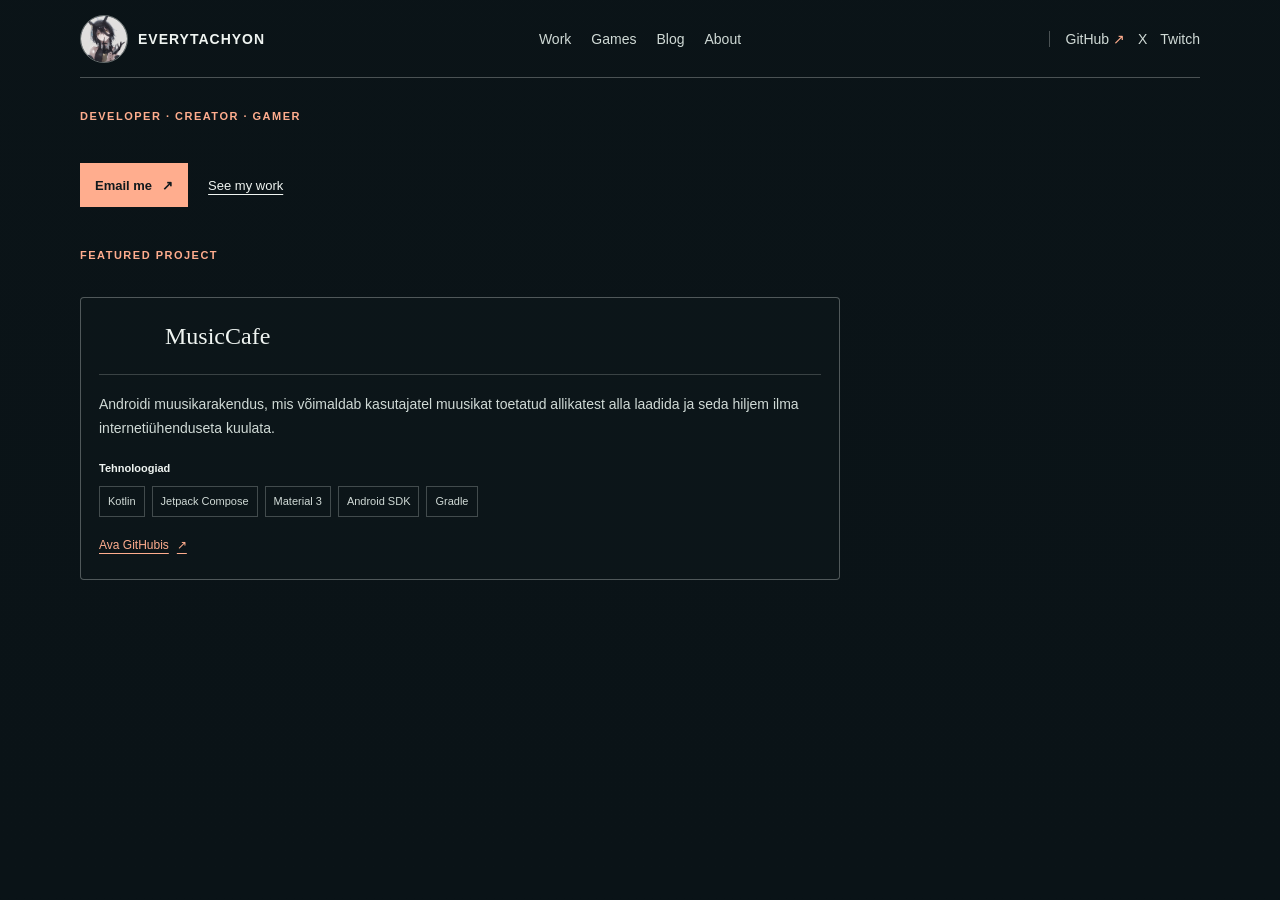
<file: index.html>
<!DOCTYPE html>
<html lang="en">
<head>
    <meta charset="UTF-8">
    <meta name="viewport" content="width=device-width, initial-scale=1.0">
    <meta name="theme-color" content="#10191d">
    <meta name="description" content="Projects and experiments by EveryTachyon.">
    <title>EveryTachyon</title>
    <link rel="stylesheet" href="background.css">
</head>
<body>
    <div class="page-shell">
        <header class="topbar">
            <a class="brand" href="index.html" aria-label="EveryTachyon home">
                <img class="brand-image" src="164884633.png" alt="">
                <span>EveryTachyon</span>
            </a>
            <nav aria-label="Main navigation">
                <a href="projects.html">Work</a>
                <a href="games.html">Games</a>
                <a href="blog.html">Blog</a>
                <a href="about.html">About</a>
            </nav>
            <div class="social-links" aria-label="Social links">
                <a href="https://github.com/EveryTachyon" target="_blank" rel="noreferrer">GitHub <span aria-hidden="true">↗</span></a>
                <a href="https://x.com/everygrunt" target="_blank" rel="noreferrer">X</a>
                <a href="https://www.twitch.tv/everytachyon" target="_blank" rel="noreferrer">Twitch</a>
            </div>
        </header>

        <main class="page-content">
            <p class="page-kicker">Developer · Creator · Gamer</p>
            <div class="home-actions">
                <a class="home-action-primary" href="https://mail.google.com/mail/?view=cm&amp;fs=1&amp;to=everytachyon%40gmail.com" target="_blank" rel="noreferrer">Email me <span aria-hidden="true">↗</span></a>
                <a class="home-action-secondary" href="projects.html">See my work</a>
            </div>
            <span class="visually-hidden" aria-live="polite" data-copy-status></span>
            <p class="page-kicker home-feature-kicker">Featured project</p>
            <div class="featured-project-list">
                <details class="entry featured-project" open>
                    <summary><span class="entry-number"></span><span class="entry-name">MusicCafe</span><span class="entry-icon" aria-hidden="true"></span></summary>
                    <div class="entry-details">
                        <p>Androidi muusikarakendus, mis võimaldab kasutajatel muusikat toetatud allikatest alla laadida ja seda hiljem ilma internetiühenduseta kuulata.</p>
                        <p class="project-tech-label">Tehnoloogiad</p>
                        <div class="project-techs">
                            <span>Kotlin</span><span>Jetpack Compose</span><span>Material 3</span><span>Android SDK</span><span>Gradle</span>
                        </div>
                        <a class="project-repo" href="https://github.com/EveryTachyon/MusicCafe" target="_blank" rel="noreferrer">Ava GitHubis <span aria-hidden="true">↗</span></a>
                    </div>
                </details>
            </div>
        </main>

    </div>
    <script>
        const copyEmailButton = document.querySelector("[data-copy-email]");
        const copyEmailStatus = document.querySelector("[data-copy-status]");

        copyEmailButton.addEventListener("click", async () => {
            try {
                await navigator.clipboard.writeText("everytachyon@gmail.com");
                copyEmailStatus.textContent = "Email address copied";
                copyEmailButton.textContent = "Copied";
            } catch {
                copyEmailStatus.textContent = "Could not copy email address";
            }
        });
    </script>
</body>
</html>
</file>
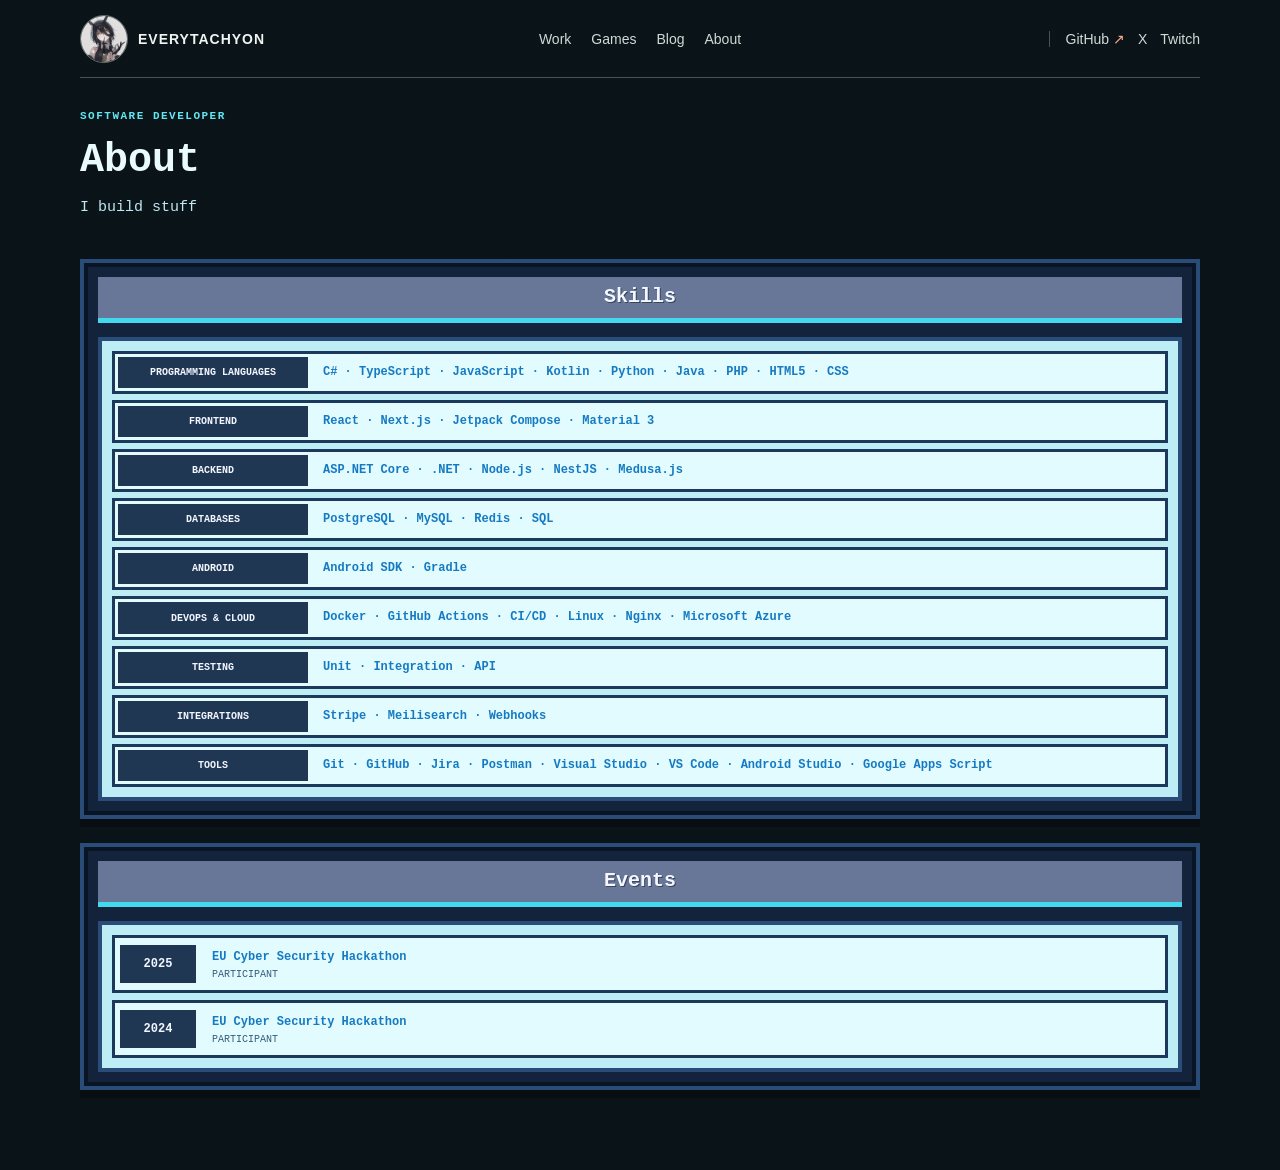
<file: about.html>
<!DOCTYPE html>
<html lang="en">
<head>
    <meta charset="UTF-8">
    <meta name="viewport" content="width=device-width, initial-scale=1.0">
    <meta name="theme-color" content="#10191d">
    <meta name="description" content="About EveryTachyon, technical skills, and events.">
    <title>About | EveryTachyon</title>
    <link rel="stylesheet" href="background.css?v=2">
</head>
<body class="about-page">
    <div class="page-shell">
        <header class="topbar">
            <a class="brand" href="index.html" aria-label="EveryTachyon home">
                <img class="brand-image" src="164884633.png" alt="">
                <span>EveryTachyon</span>
            </a>
            <nav aria-label="Main navigation">
                <a href="projects.html">Work</a>
                <a href="games.html">Games</a>
                <a href="blog.html">Blog</a>
                <a href="about.html" aria-current="page">About</a>
            </nav>
            <div class="social-links" aria-label="Social links">
                <a href="https://github.com/EveryTachyon" target="_blank" rel="noreferrer">GitHub <span aria-hidden="true">↗</span></a>
                <a href="https://x.com/everygrunt" target="_blank" rel="noreferrer">X</a>
                <a href="https://www.twitch.tv/everytachyon" target="_blank" rel="noreferrer">Twitch</a>
            </div>
        </header>
        <main class="page-content">
            <div class="cv-heading">
                <p class="page-kicker">Software Developer</p>
                <h1 class="page-title">About</h1>
                <p class="page-intro">I build stuff</p>
            </div>
            <div class="cv-layout">
                <section class="cv-section" aria-labelledby="skills-title">
                    <h2 class="cv-section-title" id="skills-title">Skills</h2>
                    <dl class="cv-skill-groups">
                        <div><dt>Programming Languages</dt><dd>C# · TypeScript · JavaScript · Kotlin · Python · Java · PHP · HTML5 · CSS</dd></div>
                        <div><dt>Frontend</dt><dd>React · Next.js · Jetpack Compose · Material 3</dd></div>
                        <div><dt>Backend</dt><dd>ASP.NET Core · .NET · Node.js · NestJS · Medusa.js</dd></div>
                        <div><dt>Databases</dt><dd>PostgreSQL · MySQL · Redis · SQL</dd></div>
                        <div><dt>Android</dt><dd>Android SDK · Gradle</dd></div>
                        <div><dt>DevOps &amp; Cloud</dt><dd>Docker · GitHub Actions · CI/CD · Linux · Nginx · Microsoft Azure</dd></div>
                        <div><dt>Testing</dt><dd>Unit · Integration · API</dd></div>
                        <div><dt>Integrations</dt><dd>Stripe · Meilisearch · Webhooks</dd></div>
                        <div><dt>Tools</dt><dd>Git · GitHub · Jira · Postman · Visual Studio · VS Code · Android Studio · Google Apps Script</dd></div>
                    </dl>
                </section>
                <section class="cv-section" aria-labelledby="events-title">
                    <h2 class="cv-section-title" id="events-title">Events</h2>
                    <ul class="cv-events">
                        <li>
                            <span class="cv-event-year">2025</span>
                            <span class="cv-event-details"><span class="cv-event-name">EU Cyber Security Hackathon</span><span class="cv-event-role">Participant</span></span>
                        </li>
                        <li>
                            <span class="cv-event-year">2024</span>
                            <span class="cv-event-details"><span class="cv-event-name">EU Cyber Security Hackathon</span><span class="cv-event-role">Participant</span></span>
                        </li>
                    </ul>
                </section>
            </div>
        </main>
    </div>
</body>
</html>
</file>
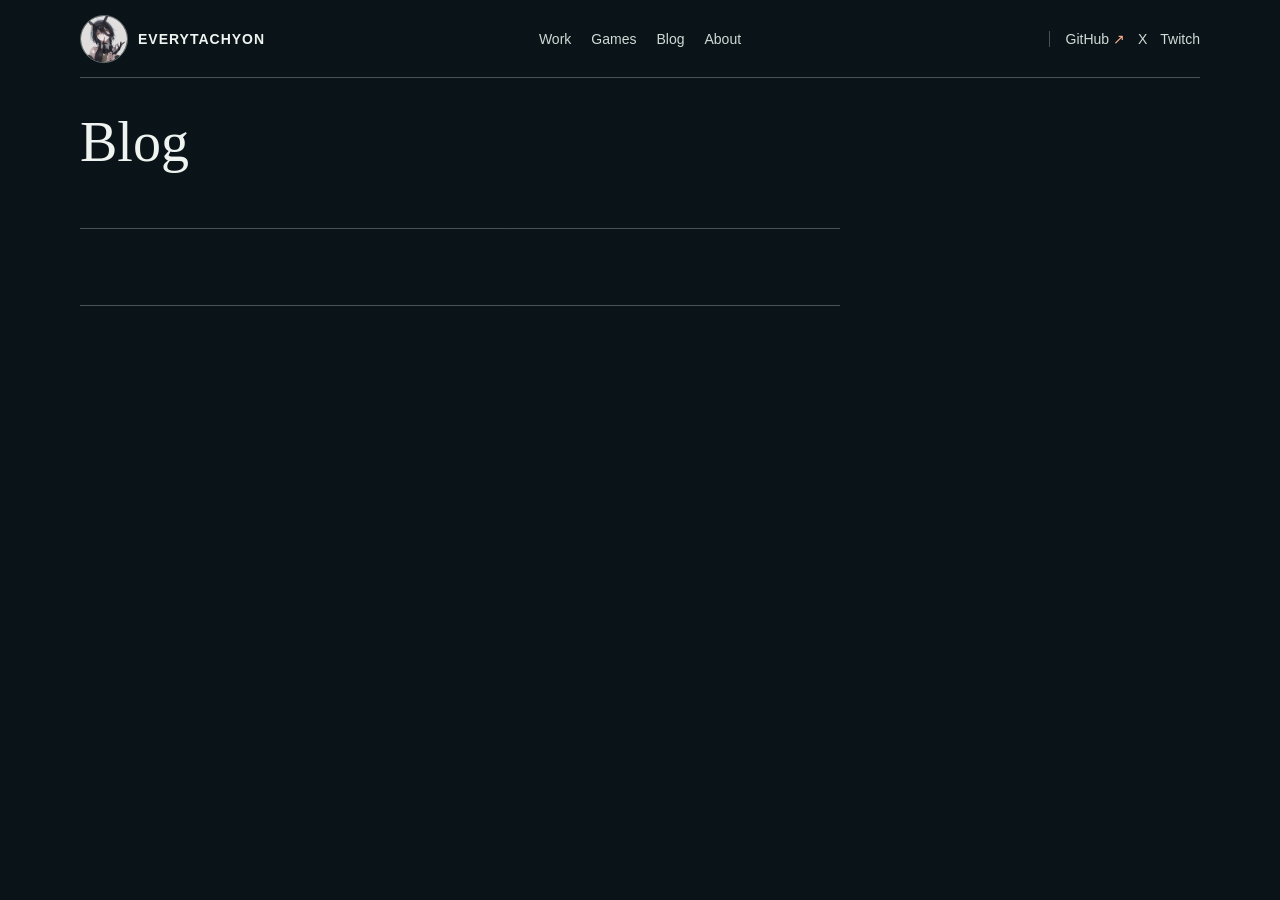
<file: blog.html>
<!DOCTYPE html>
<html lang="en">
<head>
    <meta charset="UTF-8">
    <meta name="viewport" content="width=device-width, initial-scale=1.0">
    <meta name="theme-color" content="#10191d">
    <title>Blog | EveryTachyon</title>
    <link rel="stylesheet" href="background.css">
</head>
<body>
    <div class="page-shell">
        <header class="topbar">
            <a class="brand" href="index.html" aria-label="EveryTachyon home">
                <img class="brand-image" src="164884633.png" alt="">
                <span>EveryTachyon</span>
            </a>
            <nav aria-label="Main navigation">
                <a href="projects.html">Work</a>
                <a href="games.html">Games</a>
                <a href="blog.html" aria-current="page">Blog</a>
                <a href="about.html">About</a>
            </nav>
            <div class="social-links" aria-label="Social links">
                <a href="https://github.com/EveryTachyon" target="_blank" rel="noreferrer">GitHub <span aria-hidden="true">↗</span></a>
                <a href="https://x.com/everygrunt" target="_blank" rel="noreferrer">X</a>
                <a href="https://www.twitch.tv/everytachyon" target="_blank" rel="noreferrer">Twitch</a>
            </div>
        </header>
        <main class="page-content">
            
            <h1 class="page-title">Blog</h1>
         
            <div class="entry-list">
                <details class="entry">
                    <summary>
                    
                    </summary>
                    
                </details>
            </div>
        </main>
    </div>
</body>
</html>
</file>
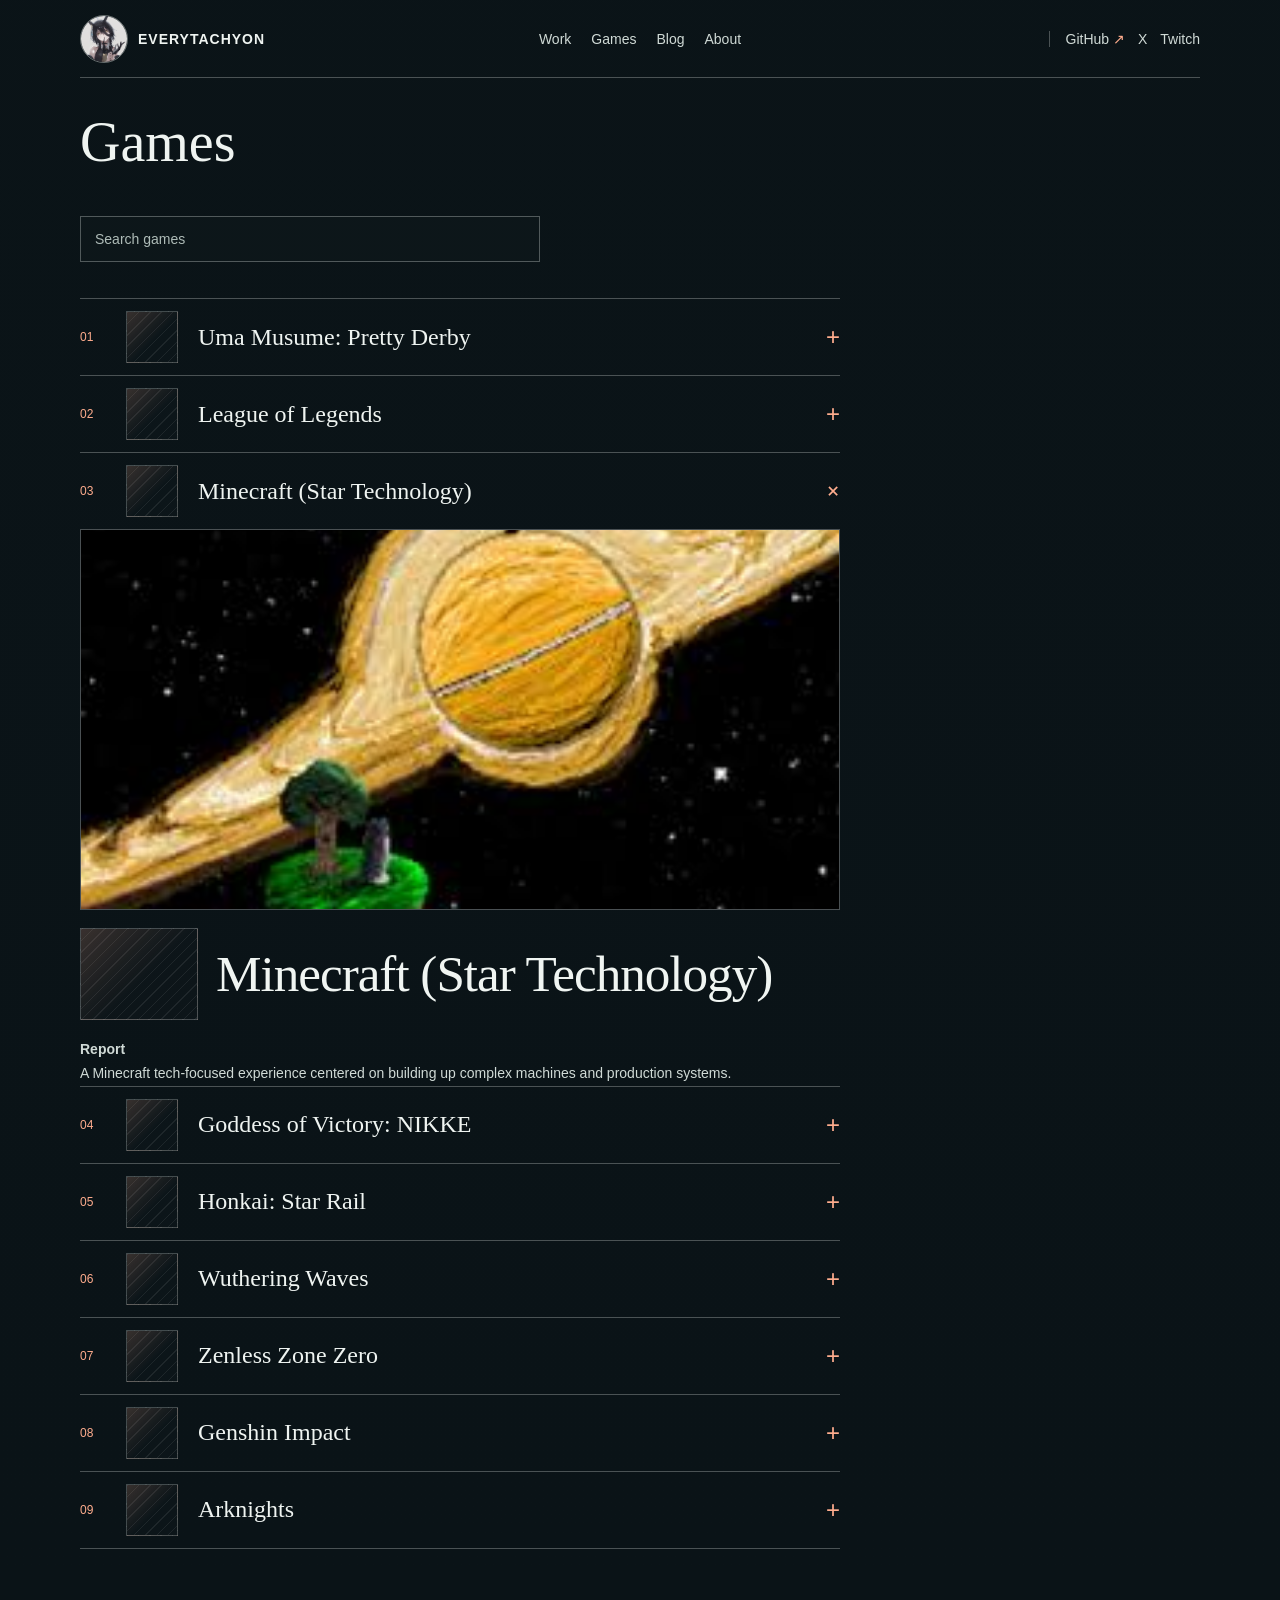
<file: games.html>
<!DOCTYPE html>
<html lang="en">
<head>
    <meta charset="UTF-8">
    <meta name="viewport" content="width=device-width, initial-scale=1.0">
    <meta name="theme-color" content="#10191d">
    <title>Games | EveryTachyon</title>
    <link rel="stylesheet" href="background.css">
    <script src="search.js" defer></script>
</head>
<body>
    <div class="page-shell">
        <header class="topbar">
            <a class="brand" href="index.html" aria-label="EveryTachyon home">
                <img class="brand-image" src="164884633.png" alt="">
                <span>EveryTachyon</span>
            </a>
            <nav aria-label="Main navigation">
                <a href="projects.html">Work</a>
                <a href="games.html" aria-current="page">Games</a>
                <a href="blog.html">Blog</a>
                <a href="about.html">About</a>
            </nav>
            <div class="social-links" aria-label="Social links">
                <a href="https://github.com/EveryTachyon" target="_blank" rel="noreferrer">GitHub <span aria-hidden="true">↗</span></a>
                <a href="https://x.com/everygrunt" target="_blank" rel="noreferrer">X</a>
                <a href="https://www.twitch.tv/everytachyon" target="_blank" rel="noreferrer">Twitch</a>
            </div>
        </header>
        <main class="page-content">
        
            <h1 class="page-title">Games</h1>
           
            <label class="search-box">
                <span class="visually-hidden">Search games</span>
                <input type="search" data-search-input aria-controls="game-list" placeholder="Search games" autocomplete="off">
            </label>
            <div class="entry-list game-list" id="game-list" data-search-list>
                <p class="search-empty" data-empty-message="No matching games found." aria-live="polite" hidden></p>
                <details class="entry game-entry">
                    <summary><span class="entry-number">01</span><span class="game-art-placeholder" aria-hidden="true"></span><span class="entry-name">Uma Musume: Pretty Derby</span><span class="entry-icon" aria-hidden="true">+</span></summary>
                    <div class="entry-details game-details"><div class="game-image-slot" aria-hidden="true"></div><p><strong>Report</strong><br>A character-training and horse-racing game where planning each trainee’s development is as important as the race itself.</p></div>
                </details>
                <details class="entry game-entry">
                    <summary><span class="entry-number">02</span><span class="game-art-placeholder" aria-hidden="true"></span><span class="entry-name">League of Legends</span><span class="entry-icon" aria-hidden="true">+</span></summary>
                    <div class="entry-details game-details"><div class="game-image-slot" aria-hidden="true"></div><p><strong>Report</strong><br>A team-based strategy game built around champion roles, map control, and coordinated fights.</p></div>
                </details>
                <details class="entry game-entry" open>
                    <summary><span class="entry-number">03</span><span class="game-art-placeholder" aria-hidden="true"></span><span class="entry-name">Minecraft (Star Technology)</span><span class="entry-icon" aria-hidden="true">+</span></summary>
                    <div class="entry-details minecraft-showcase">
                        <div class="minecraft-art-frame">
                            <img src="image.png" alt="Minecraft (Star Technology) artwork" />
                        </div>
                        <div class="minecraft-title-row">
                            <span class="game-art-placeholder" aria-hidden="true"></span>
                            <h2>Minecraft (Star Technology)</h2>
                        </div>
                        <p><strong>Report</strong><br>A Minecraft tech-focused experience centered on building up complex machines and production systems.</p>
                    </div>
                </details>
                <details class="entry game-entry">
                    <summary><span class="entry-number">04</span><span class="game-art-placeholder" aria-hidden="true"></span><span class="entry-name">Goddess of Victory: NIKKE</span><span class="entry-icon" aria-hidden="true">+</span></summary>
                    <div class="entry-details game-details"><div class="game-image-slot" aria-hidden="true"></div><p><strong>Report</strong><br>A squad-based shooter RPG with cover-focused battles, character collection, and a story-driven campaign.</p></div>
                </details>
                <details class="entry game-entry">
                    <summary><span class="entry-number">05</span><span class="game-art-placeholder" aria-hidden="true"></span><span class="entry-name">Honkai: Star Rail</span><span class="entry-icon" aria-hidden="true">+</span></summary>
                    <div class="entry-details game-details"><div class="game-image-slot" aria-hidden="true"></div><p><strong>Report</strong><br>A turn-based science-fiction RPG where team composition and timing determine how effectively you break enemy defenses.</p></div>
                </details>
                <details class="entry game-entry">
                    <summary><span class="entry-number">06</span><span class="game-art-placeholder" aria-hidden="true"></span><span class="entry-name">Wuthering Waves</span><span class="entry-icon" aria-hidden="true">+</span></summary>
                    <div class="entry-details game-details"><div class="game-image-slot" aria-hidden="true"></div><p><strong>Report</strong><br>An open-world action RPG focused on fast combat, character switching, and collecting abilities from defeated enemies.</p></div>
                </details>
                <details class="entry game-entry">
                    <summary><span class="entry-number">07</span><span class="game-art-placeholder" aria-hidden="true"></span><span class="entry-name">Zenless Zone Zero</span><span class="entry-icon" aria-hidden="true">+</span></summary>
                    <div class="entry-details game-details"><div class="game-image-slot" aria-hidden="true"></div><p><strong>Report</strong><br>An urban-fantasy action RPG built around compact missions, stylish real-time combat, and a modern city setting.</p></div>
                </details>
                <details class="entry game-entry">
                    <summary><span class="entry-number">08</span><span class="game-art-placeholder" aria-hidden="true"></span><span class="entry-name">Genshin Impact</span><span class="entry-icon" aria-hidden="true">+</span></summary>
                    <div class="entry-details game-details"><div class="game-image-slot" aria-hidden="true"></div><p><strong>Report</strong><br>An open-world action RPG centered on exploration, elemental reactions, and building a flexible four-character team.</p></div>
                </details>
                <details class="entry game-entry">
                    <summary><span class="entry-number">09</span><span class="game-art-placeholder" aria-hidden="true"></span><span class="entry-name">Arknights</span><span class="entry-icon" aria-hidden="true">+</span></summary>
                    <div class="entry-details game-details"><div class="game-image-slot" aria-hidden="true"></div><p><strong>Report</strong><br>A tower-defense strategy game where operator placement, timing, and team planning shape each stage.</p></div>
                </details>
            </div>
        </main>
    </div>
</body>
</html>
</file>
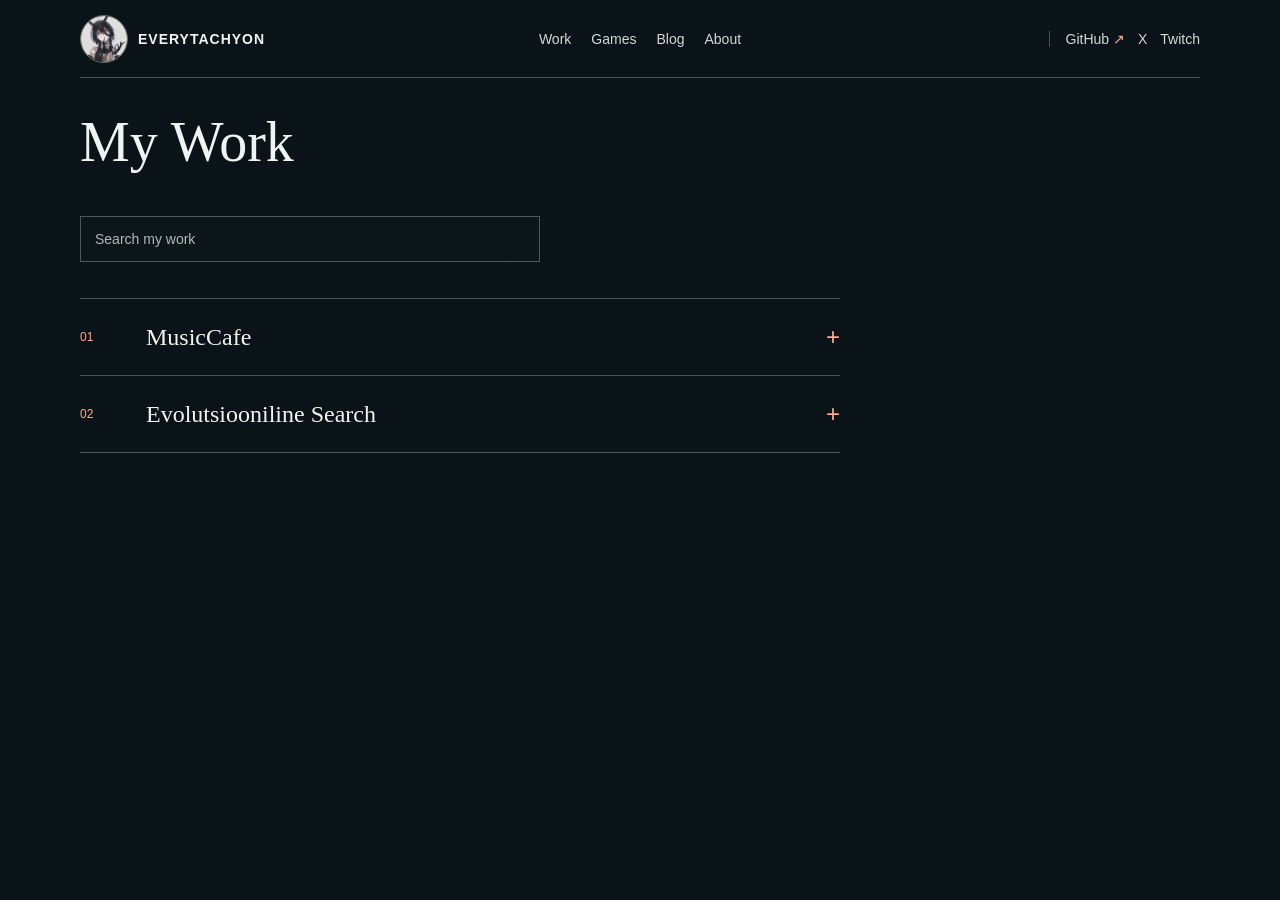
<file: projects.html>
<!DOCTYPE html>
<html lang="en">
<head>
    <meta charset="UTF-8">
    <meta name="viewport" content="width=device-width, initial-scale=1.0">
    <meta name="theme-color" content="#10191d">
    <title>Projects | EveryTachyon</title>
    <link rel="stylesheet" href="background.css">
    <script src="search.js" defer></script>
</head>
<body>
    <div class="page-shell">
        <header class="topbar">
            <a class="brand" href="index.html" aria-label="EveryTachyon home">
                <img class="brand-image" src="164884633.png" alt="">
                <span>EveryTachyon</span>
            </a>
            <nav aria-label="Main navigation">
                <a href="projects.html" aria-current="page">Work</a>
                <a href="games.html">Games</a>
                <a href="blog.html">Blog</a>
                <a href="about.html">About</a>
            </nav>
            <div class="social-links" aria-label="Social links">
                <a href="https://github.com/EveryTachyon" target="_blank" rel="noreferrer">GitHub <span aria-hidden="true">↗</span></a>
                <a href="https://x.com/everygrunt" target="_blank" rel="noreferrer">X</a>
                <a href="https://www.twitch.tv/everytachyon" target="_blank" rel="noreferrer">Twitch</a>
            </div>
        </header>
        <main class="page-content">
          
            <h1 class="page-title">My Work</h1>
      
            <label class="search-box">
                <span class="visually-hidden">Search work</span>
                <input type="search" data-search-input aria-controls="project-list" placeholder="Search my work" autocomplete="off">
            </label>
        
            <div class="entry-list" id="project-list" data-search-list>
                <p class="search-empty" data-empty-message="No matching projects found." aria-live="polite" hidden></p>
                <details class="entry">
                    <summary><span class="entry-number">01</span><span class="entry-name">MusicCafe</span><span class="entry-icon" aria-hidden="true">+</span></summary>
                    <div class="entry-details">
                        <p>Androidi muusikarakendus, mis võimaldab kasutajatel muusikat toetatud allikatest alla laadida ja seda hiljem ilma internetiühenduseta kuulata.</p>
                        <p class="project-tech-label">Tehnoloogiad</p>
                        <div class="project-techs">
                            <span>Kotlin</span><span>Jetpack Compose</span><span>Material 3</span><span>Android SDK</span><span>Gradle</span>
                        </div>
                        <a class="project-repo" href="https://github.com/EveryTachyon/MusicCafe" target="_blank" rel="noreferrer">Ava GitHubis <span aria-hidden="true">↗</span></a>
                    </div>
                </details>
                <details class="entry">
                    <summary><span class="entry-number">02</span><span class="entry-name">Evolutsiooniline Search</span><span class="entry-icon" aria-hidden="true">+</span></summary>
                    <div class="entry-details">
                        <p>Pythoni programm, mis leiab evolutsioonilise algoritmi abil peidetud lause.</p>
                        <p class="project-tech-label">Tehnoloogiad</p>
                        <div class="project-techs"><span>Python</span></div>
                        <a class="project-repo" href="https://github.com/EveryTachyon/Evolutionary-algorithm-for-randome-sentence" target="_blank" rel="noreferrer">Ava GitHubis <span aria-hidden="true">↗</span></a>
                    </div>
                </details>
            </div>
        </main>
    </div>
</body>
</html>
</file>
<file: background.css>
* { box-sizing: border-box; }

html,
body {
    width: 100%;
    min-height: 100%;
    margin: 0;
}

body {
    min-height: 100vh;
    background-color: #10191d;
    background-image:
        linear-gradient(180deg, rgba(9, 18, 22, 0.78), rgba(9, 18, 22, 0.86)),
        url("https://images.openai.com/static-rsc-4/-uy-UZXXlVyLs4kjpgBpSXni0Ykhzgj4WcJoFVoU3Zg7A0dJdg_yuvQ0Ld-N3571Bk-5cQcmrDq_IH4orYcPlJ8HoQvz5oaxlwnQX1V_gXpG6J3amiRdT_ZfxKY9q4EPUizgQrwAEYa2iDhEV7pNg2_yJE311h_kaPlGy6jNTSxd01gWSoObijAeCcq_ajZi?purpose=fullsize");
    background-position: center;
    background-repeat: no-repeat;
    background-size: cover;
    color: #eff4f1;
    font-family: "Trebuchet MS", Verdana, sans-serif;
}

.page-shell {
    width: min(1120px, calc(100% - 48px));
    min-height: 100vh;
    display: flex;
    flex-direction: column;
    margin-inline: auto;
}

.topbar {
    min-height: 78px;
    display: grid;
    grid-template-columns: minmax(0, 1fr) auto minmax(0, 1fr);
    align-items: center;
    gap: 24px;
    border-bottom: 1px solid rgba(239, 244, 241, 0.28);
}

.brand {
    display: inline-flex;
    align-items: center;
    gap: 10px;
    color: inherit;
    font-size: 14px;
    font-weight: 700;
    letter-spacing: 1px;
    text-decoration: none;
    text-transform: uppercase;
    flex-shrink: 0;
    grid-column: 1;
    justify-self: start;
}

.brand-image {
    width: 48px;
    height: 48px;
    display: block;
    border: 1px solid rgba(239, 244, 241, 0.4);
    border-radius: 50%;
    object-fit: cover;
}

.social-links {
    display: flex;
    align-items: center;
    gap: 13px;
    grid-column: 3;
    justify-self: end;
    padding-left: 16px;
    border-left: 1px solid rgba(239, 244, 241, 0.28);
}

.social-links a,
nav a {
    color: #d0dad6;
    font-size: 14px;
    text-decoration: none;
}

.social-links a:hover,
.social-links a:focus-visible,
nav a:hover,
nav a:focus-visible { color: #ffad8e; }

.social-links a span { color: #ffad8e; }

nav {
    display: flex;
    grid-column: 2;
    justify-self: center;
    gap: 20px;
}

.image-stage {
    flex: 1;
    min-height: 0;
    display: grid;
    place-items: center;
    overflow: hidden;
}

.page-content {
    flex: 1;
    display: flex;
    flex-direction: column;
    justify-content: flex-start;
    padding-block: 32px 80px;
}

.page-kicker {
    margin: 0 0 16px;
    color: #ffad8e;
    font-size: 11px;
    font-weight: 700;
    letter-spacing: 1.5px;
    text-transform: uppercase;
}

.page-title {
    margin: 0 0 18px;
    font-family: Georgia, "Times New Roman", serif;
    font-size: 56px;
    font-weight: 400;
}

.page-intro {
    max-width: 520px;
    margin: 0;
    color: #d0dad6;
    font-size: 15px;
    line-height: 1.7;
}

.home-actions {
    display: flex;
    flex-wrap: wrap;
    align-items: center;
    gap: 20px;
    margin-top: 25px;
}

.home-actions a {
    font-size: 13px;
    text-underline-offset: 4px;
}

.home-action-primary {
    display: inline-flex;
    align-items: center;
    gap: 10px;
    min-height: 44px;
    padding: 0 15px;
    background: #ffad8e;
    color: #10191d;
    font-weight: 700;
    text-decoration: none;
}

.home-action-copy {
    min-height: 44px;
    padding: 0 12px;
    border: 1px solid rgba(239, 244, 241, 0.35);
    background: transparent;
    color: #eff4f1;
    font: inherit;
    font-size: 13px;
    cursor: pointer;
}

.home-action-secondary { color: #eff4f1; }

.home-feature-kicker { margin-top: 42px; }

.cv-heading { max-width: 760px; }

.cv-heading .page-title { margin-bottom: 14px; }

.about-page .cv-heading,
.about-page .cv-section { font-family: "Courier New", monospace; }

.about-page .cv-heading { max-width: 860px; }

.about-page .cv-heading .page-kicker { color: #62e7f2; }

.about-page .cv-heading .page-title {
    margin-bottom: 12px;
    color: #e9fbff;
    font-family: "Courier New", monospace;
    font-size: 40px;
    font-weight: 700;
}

.about-page .cv-heading .page-intro { color: #c1e8f2; }

.cv-layout {
    display: grid;
    gap: 24px;
    margin-top: 38px;
}

.cv-section {
    padding: 14px;
    border: 4px solid #294c78;
    background: #12233b;
    box-shadow: inset 0 0 0 4px #091525, 0 8px 0 rgba(0, 0, 0, 0.32);
}

.cv-section-title {
    margin: 0 0 14px;
    padding: 8px 12px 10px;
    border-bottom: 5px solid #42d9ef;
    background: #687797;
    color: #f3f7ff;
    font-family: "Courier New", monospace;
    font-size: 20px;
    font-weight: 700;
    text-align: center;
    text-shadow: 1px 1px 0 #36445d;
}

.cv-skill-groups {
    display: grid;
    gap: 6px;
    margin: 0;
    padding: 10px;
    border: 4px solid #294c78;
    background: #bdeef6;
}

.cv-skill-groups > div {
    min-width: 0;
    display: grid;
    grid-template-columns: minmax(130px, 190px) minmax(0, 1fr);
    align-items: stretch;
    gap: 6px;
    padding: 3px;
    border: 3px solid #1c395b;
    background: #e1fbff;
}

.cv-skill-groups dt {
    display: grid;
    place-items: center;
    padding: 7px;
    background: #203754;
    color: #f2f6ff;
    font-size: 10px;
    font-weight: 700;
    text-transform: uppercase;
    text-align: center;
}

.cv-skill-groups dd {
    align-self: center;
    margin: 0;
    padding: 6px 9px;
    color: #167ac2;
    font-size: 12px;
    font-weight: 700;
    line-height: 1.6;
}

.cv-events {
    margin: 0;
    padding: 10px;
    border: 4px solid #294c78;
    background: #bdeef6;
    list-style: none;
}

.cv-events li {
    display: grid;
    grid-template-columns: 76px minmax(0, 1fr);
    align-items: center;
    gap: 8px;
    padding: 5px;
    border: 3px solid #1c395b;
    background: #e1fbff;
}

.cv-events li + li { margin-top: 7px; }

.cv-event-year {
    display: grid;
    min-height: 38px;
    place-items: center;
    background: #203754;
    color: #f2f6ff;
    font-size: 12px;
    font-weight: 700;
}

.cv-event-details { display: grid; gap: 3px; padding: 5px 8px; }

.cv-event-name { color: #167ac2; font-size: 12px; font-weight: 700; line-height: 1.5; }

.cv-event-role { color: #365b79; font-size: 10px; text-transform: uppercase; }

.search-box {
    width: min(460px, 100%);
    display: block;
    margin-top: 24px;
}

.search-box input {
    width: 100%;
    min-height: 46px;
    padding: 0 14px;
    border: 1px solid rgba(239, 244, 241, 0.3);
    border-radius: 0;
    background: rgba(16, 25, 29, 0.55);
    color: #eff4f1;
    font: inherit;
    font-size: 14px;
}

.search-box input::placeholder { color: #aebbb7; }

.search-empty {
    margin: 18px 0 0;
    color: #d0dad6;
    font-size: 13px;
}

.search-empty[hidden],
.entry[hidden] { display: none; }

.visually-hidden {
    width: 1px;
    height: 1px;
    position: absolute;
    overflow: hidden;
    clip: rect(0, 0, 0, 0);
    white-space: nowrap;
    clip-path: inset(50%);
}

.entry-list {
    width: min(760px, 100%);
    margin-top: 36px;
    border-top: 1px solid rgba(239, 244, 241, 0.28);
}

.entry { border-bottom: 1px solid rgba(239, 244, 241, 0.28); }

.featured-project-list {
    width: min(760px, 100%);
    margin-top: 20px;
}

.featured-project {
    overflow: hidden;
    border: 1px solid rgba(239, 244, 241, 0.3);
    border-radius: 4px;
    background: rgba(16, 25, 29, 0.48);
}

.featured-project summary { min-height: 90px; padding: 14px 18px; }

.featured-project .entry-details {
    max-width: none;
    margin: 0 18px;
    padding: 18px 0 22px;
    border-top: 1px solid rgba(239, 244, 241, 0.2);
}

.entry summary {
    min-height: 76px;
    display: grid;
    grid-template-columns: 52px 1fr auto;
    align-items: center;
    gap: 14px;
    cursor: pointer;
    list-style: none;
}

.entry summary::-webkit-details-marker { display: none; }

.entry-number {
    color: #ffad8e;
    font-size: 12px;
}

.entry-name {
    font-family: Georgia, "Times New Roman", serif;
    font-size: 24px;
}

.entry-icon {
    color: #ffad8e;
    font-size: 24px;
    transition: transform 160ms ease;
}

.entry[open] .entry-icon { transform: rotate(45deg); }

.entry-details {
    max-width: 650px;
    padding: 0 0 22px 66px;
    color: #d0dad6;
    font-size: 14px;
    line-height: 1.7;
}

.entry-details p { margin: 0; }

.project-tech-label {
    margin-top: 18px !important;
    color: #eff4f1;
    font-size: 11px;
    font-weight: 700;
}

.project-techs {
    display: flex;
    flex-wrap: wrap;
    gap: 7px;
    margin-top: 9px;
}

.project-techs span {
    padding: 5px 8px;
    border: 1px solid rgba(239, 244, 241, 0.24);
    color: #d0dad6;
    font-size: 11px;
}

.project-repo {
    display: inline-flex;
    gap: 8px;
    margin-top: 18px;
    color: #ffad8e;
    font-size: 12px;
    text-underline-offset: 4px;
}

.game-entry summary {
    grid-template-columns: 32px 58px minmax(0, 1fr) auto;
}

.game-art-placeholder {
    width: 52px;
    height: 52px;
    border: 1px solid rgba(239, 244, 241, 0.24);
    background-color: rgba(16, 25, 29, 0.42);
    background-image: linear-gradient(135deg, rgba(255, 173, 142, 0.18), transparent 55%), repeating-linear-gradient(135deg, rgba(239, 244, 241, 0.08) 0 1px, transparent 1px 8px);
}

.game-details {
    max-width: 760px;
    display: grid;
    grid-template-columns: minmax(180px, 1.35fr) minmax(160px, 0.85fr);
    align-items: center;
    gap: 20px;
}

.game-image-slot {
    width: 100%;
    aspect-ratio: 16 / 9;
    border: 1px solid rgba(239, 244, 241, 0.24);
    background-color: rgba(16, 25, 29, 0.45);
    background-image: var(--game-image, repeating-linear-gradient(135deg, rgba(239, 244, 241, 0.06) 0 1px, transparent 1px 10px));
    background-position: center;
    background-repeat: no-repeat;
    background-size: cover;
    box-shadow: inset 0 0 0 1px rgba(255, 255, 255, 0.04);
}

.minecraft-showcase {
    max-width: 100%;
    padding: 0;
    display: block;
}

.minecraft-art-frame {
    width: 100%;
    border: 1px solid rgba(239, 244, 241, 0.28);
    background: rgba(10, 18, 22, 0.82);
    overflow: hidden;
}

.minecraft-art-frame img {
    display: block;
    width: 100%;
    height: auto;
    aspect-ratio: 16 / 8;
    object-fit: cover;
    background: #000;
}

.minecraft-title-row {
    display: flex;
    align-items: center;
    gap: 18px;
    min-height: 92px;
    padding: 18px 12px 18px 0;
}

.minecraft-title-row .game-art-placeholder {
    width: 118px;
    height: 92px;
    border: 1px solid rgba(239, 244, 241, 0.25);
    flex-shrink: 0;
    background-color: rgba(16, 25, 29, 0.5);
}

.minecraft-title-row h2 {
    margin: 0;
    color: #f0f5f2;
    font-family: Georgia, "Times New Roman", serif;
    font-size: clamp(32px, 4vw, 60px);
    line-height: 1.1;
    font-weight: 400;
    letter-spacing: -0.02em;
}

.creature-image {
    width: min(680px, 84vw);
    max-height: 80vh;
    object-fit: contain;
    filter: drop-shadow(0 20px 42px rgba(0, 0, 0, 0.42));
    animation: image-arrive 500ms ease-out both;
}

footer {
    min-height: 58px;
    display: flex;
    align-items: center;
    gap: 10px;
    border-top: 1px solid rgba(239, 244, 241, 0.28);
    color: #d0dad6;
    font-size: 10px;
}

footer span { color: #ffad8e; }

:focus-visible { outline: 2px solid #ffad8e; outline-offset: 4px; }

@keyframes image-arrive {
    from { opacity: 0; transform: translateY(8px); }
    to { opacity: 1; transform: translateY(0); }
}

@media (max-width: 600px) {
    .page-shell { width: calc(100% - 36px); }
    .topbar { min-height: 70px; grid-template-columns: 1fr; gap: 10px; padding-block: 10px; }
    .brand, nav, .social-links { grid-column: 1; }
    nav { width: 100%; justify-content: center; flex-wrap: wrap; gap: 12px; }
    .social-links a, nav a { font-size: 13px; }
    .social-links { justify-self: end; gap: 12px; padding-left: 0; border-left: 0; }
    .creature-image { width: min(560px, 88vw); max-height: 72vh; }
    .page-content { padding-block: 28px 60px; }
    .page-title { font-size: 44px; }
    .search-box { margin-top: 20px; }
    .entry-list { margin-top: 28px; }
    .entry-name { font-size: 21px; }
    .entry-details { padding-left: 0; }
    .cv-layout { gap: 22px; margin-top: 30px; }
    .about-page .cv-heading .page-title { font-size: 34px; }
    .cv-section { padding: 9px; }
    .cv-section-title { font-size: 17px; }
    .cv-skill-groups > div { grid-template-columns: 112px minmax(0, 1fr); }
    .cv-skill-groups dt { font-size: 9px; }
    .cv-skill-groups dd { padding-inline: 6px; font-size: 11px; }
    .cv-events li { grid-template-columns: 58px minmax(0, 1fr); }
    .game-entry summary { grid-template-columns: 24px 44px minmax(0, 1fr) auto; gap: 10px; }
    .game-art-placeholder { width: 44px; height: 44px; }
    .game-details { grid-template-columns: 1fr; gap: 14px; }
}

@media (max-width: 380px) {
    .page-shell { width: calc(100% - 28px); }
    .brand { gap: 7px; font-size: 12px; }
    .social-links { gap: 9px; }
    .social-links a, nav a { font-size: 12px; }
    nav { gap: 10px; }
}

@media (prefers-reduced-motion: reduce) {
    .creature-image { animation: none; }
}
</file>
